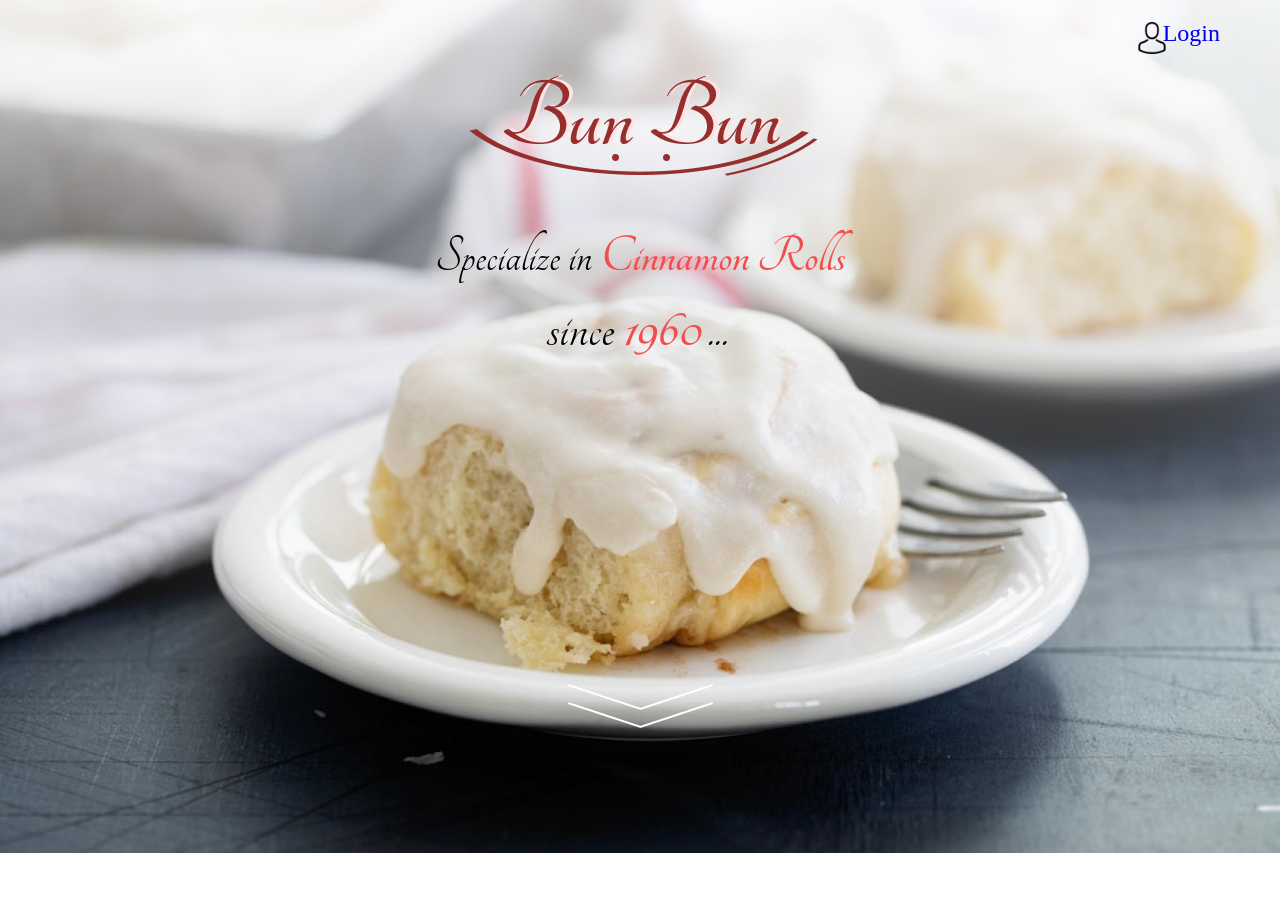
<file: website/index.html>
<!DOCTYPE html>
<html>
<head>
    <title>Bun Bun Home</title>
    <!-- styles -->
    <link rel="stylesheet" type="text/css" href="home.css">
    <!-- fonts -->
    <link href="https://fonts.googleapis.com/css?family=Tangerine" rel="stylesheet">
</head>

<body>
    <!-- title -->
    <div style="text-align:center;">
        <img src='Bun Bun.png' />
    </div>
    <!-- description -->
    <div class="T_54">
        <div class='T_54b'>Specialize in</div>
        <div class='T_54r'>Cinnamon Rolls</div>
    </div>
    <div class="T_64">
        <div class='T_64b'>since</div>
        <div class='T_64r'>1960</div>
        <div class='T_64b'>...</div>
    </div>
    <!-- home arrow -->
    <div class="homeArrow">
        <!-- link to product page -->
        <a href="product.html">
            <img src='arrow1.png' style="max-width: 150px;" />
        </a>
    </div>
    <!-- user login -->
    <div class="userLogin">
        <a href="order track.html">
            <img src='user.png' class="user" />
            <div class='login'>Login</div>
        </a>
    </div>
</body>

</html>
</file>
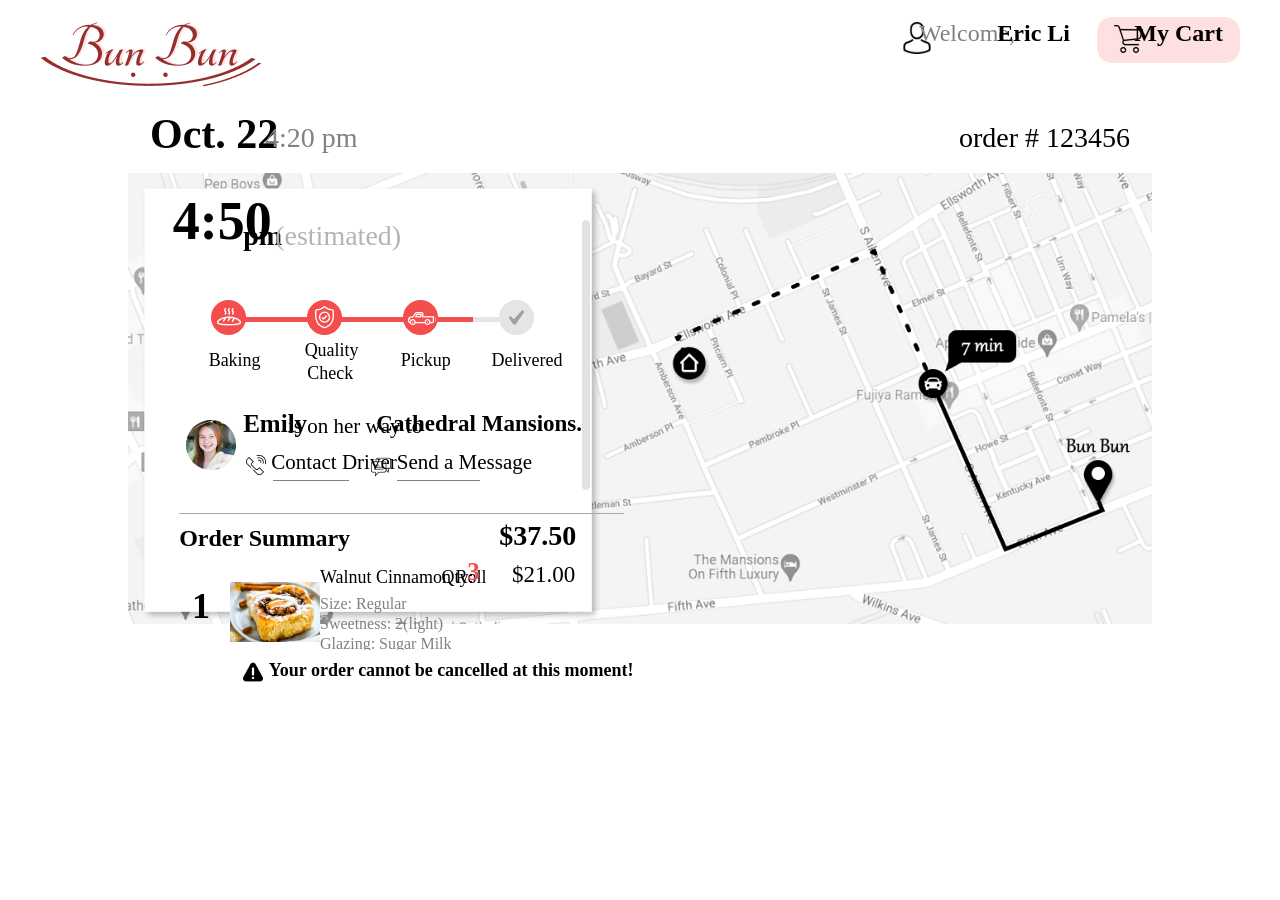
<file: website/order track.html>
<!DOCTYPE html>
<html>
<head>
    <title>Bun Bun Order Track</title>
    <!-- styles -->
    <link rel="stylesheet" type="text/css" href="order track.css">
    <!-- fonts -->
    <link href="https://fonts.googleapis.com/css?family=Tangerine" rel="stylesheet">
</head>

<body>
    <!-- home logo -->
    <div class="logo">
        <img src="Bun Bun_small.png" />
    </div>
    <!-- user account -->
    <div class="userLogin">
        <img src="user_black.png" />
        <div id="welcome">Welcome,</div>
        <div id="name">Eric Li</div>
    </div>
    <!-- my cart -->
    <div class="myCart">
        <img src="Rectangle1.png" id="rec1"/>
        <img src="Cart.svg" id="cart" />
        <div id="text1">My Cart</div>
    </div>
    <!-- order info -->
    <div class="orderInfo">
        <div id="orderDate">Oct. 22</div>
        <div id="orderTime">4:20 pm</div>
        <div id="orderNum">order # 123456</div>
    <!-- order tracking -->
    </div>
    <div class="orderMap">
        <img src="map.png">
    </div>
    <div class="orderBack">
        <img src="orderBack.png">
    </div>
    <div class="orderScroll">
        <img src="scroll.png">
    </div>
    <!-- order state -->
    <div class="orderState">
        <!-- arrival time -->
        <div id="arrivalTime">4:50</div>
        <div id="am_pm">pm</div>
        <div id="estimate_latest">(estimated)</div>
        <!-- progress bar -->
        <img src="baking.png" id="bakingPic">
        <img src="done.png" id="progress1">
        <img src="quality check.png" id="qualityCheckPic">
        <img src="done.png" id="progress2">
        <img src="pickup.png" id="pickupPic">
        <img src="in_progress.png" id="progress3">
        <img src="delivered.png" id="deliveredPic">
        <div id="baking">Baking</div>
        <div id="quality">Quality</div>
        <div id="check">Check</div>
        <div id="pickup">Pickup</div>
        <div id="delivered">Delivered</div>
        <!-- driver info -->
        <img src="driver.png" id="driverPic">
        <div id="driverName">Emily</div>
        <div id="driverState">is on her way to</div>
        <div id="address">Cathedral Mansions.</div>
        <img src="call.png" id="callIcon">
        <div id="call">Contact Driver</div>
        <img src="line3.png" id="line3">
        <img src="text.png" id="textIcon">
        <div id="text">Send a Message</div>
        <img src="line4.png" id="line4">
    </div>
    <div class="divisionLine">
        <img src="division line.png">
    </div>
    <!-- order summary -->
    <div class="orderSummary">
        <div id="orderSummary">Order Summary</div>
        <div id="totalCost">$37.50</div>
        <div id="itemNum">1</div>
        <img src="walnut2.jpg" id="itemPic">
        <div id="itemName">Walnut Cinnamon Roll</div>
        <div id="itemQty">Qty:</div>
        <div id="qty">3</div>
        <div id="itemCost">$21.00</div>
        <div id="itemSize">Size: Regular</div>
        <div id="itemSweet">Sweetness: 2(light)</div>
        <div id="itemGlazing">Glazing: Sugar Milk</div>
        <img src="Rectangle2.png" id="rec">
    </div>
    <!-- order notice -->
    <div class="orderNotice">
        <img src="warningSign.png">
        <div id="notice">Your order cannot be cancelled at this moment!</div>
    </div>
   


</body>

</html>
</file>
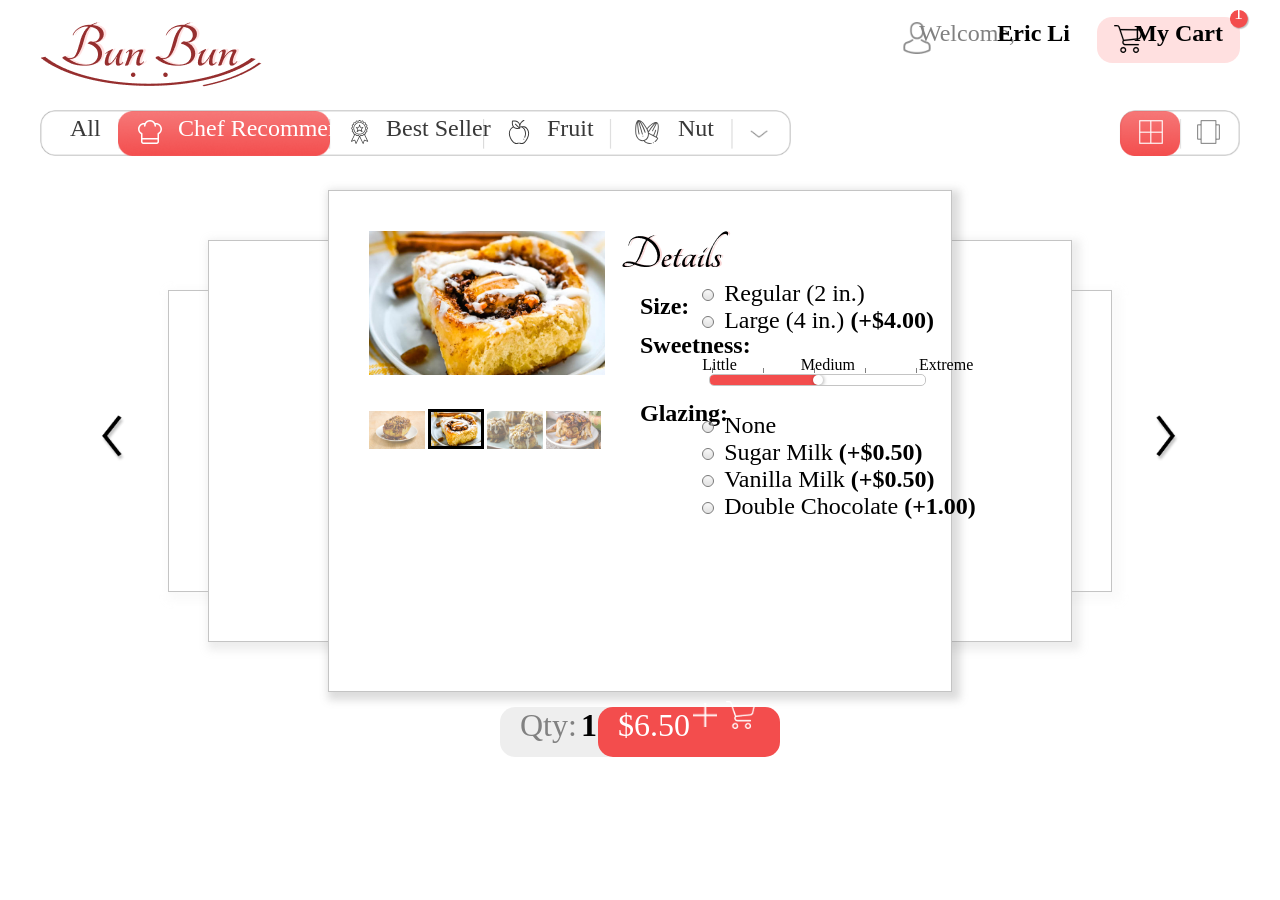
<file: website/product detail.html>
<!DOCTYPE html>
<html>
<head>
    <title>Bun Bun Product Detail</title>
    <!-- styles -->
    <link rel="stylesheet" type="text/css" href="product detail.css">
    <!-- fonts -->
    <link href="https://fonts.googleapis.com/css?family=Tangerine" rel="stylesheet">
    <!-- script -->
    <script type="text/javascript" src="product detail.js"></script>
</head>

<body>
    <!-- home logo -->
    <div class="logo">
        <img src="Bun Bun_small.png" />
    </div>
    <!-- user account -->
    <div class="userLogin">
        <img src="user_grey.png" />
        <div id="welcome">Welcome,</div>
        <div id="name">Eric Li</div>
    </div>
    <!-- my cart -->
    <div class="myCart" onclick="showMenu()">
        <img src="Rectangle1.svg" id="rec1">
        <img src="Cart.svg" id="cart" />
        <div id="text1">My Cart</div>
    </div>
    <div class="numItem">
        <img src="Circle1.png"/>
        <div id="numItem">1</div>
    </div>
    <!-- navigation bar -->
    <div class="navBar">
        <img src="navBar.png" id="rec2" />
        <img src="currBar.png" id="rec3" />
        <div class="all">All</div>
        <div class="chef">
            <img src="chef.svg" />
            <div id="text2">Chef Recommend</div>
        </div>
        <div class="best">
            <img src="best.svg" />
            <div id="text3">Best Seller</div>
        </div>
        <div class="fruit">
            <img src="fruit.svg" />
            <div id="text4">Fruit</div>
        </div>
        <div class="nut">
            <img src="nut.svg" />
            <div id="text5">Nut</div>
        </div>
        <div class="more">
            <img src="arrow2.png" />
        </div>
    </div>
    <!-- view mode -->
    <div class="viewMode">
        <img src="viewMode.png" id="rec4" />
        <img src="currMode.png" id="rec5" />
        <img src="gallery.svg" id="gallery" />
        <img src="album.svg" id="album" />
    </div>
    <!-- bottom page -->
    <div class="bottom"></div>
    <!-- middle page -->
    <div class="middle"></div>
    <!-- top page -->
    <div class="top1">
        <!-- item picture -->
        <img src="walnut.jpg" id="walnut1">
        <div class="photo">
            <img src="walnut1.jpg" id="photo1">
            <img src="walnut2.jpg" id="photo2">
            <img src="walnut3.jpg" id="photo3">
            <img src="walnut4.jpg" id="photo4">
        </div>
    </div>
    <div class="top2">
        <!-- item details -->
        <img src="details.png" id="details">
        <!-- size -->
        <div id="size">Size:</div>
        <div class="size">
            <input type="radio" id="regular" name="size" value="Regular" onclick="updatePrice(1)">
            <label for="regular">Regular (2 in.)</label><br>
            <input type="radio" id="large" name="size" value="Large" onclick="updatePrice(2)">
            <label for="large">Large (4 in.)</label>
            <div id="largeMon">(+$4.00)</div><br>
        </div>
        <!-- sweetness -->
        <div id="sweetness">Sweetness:</div>
        <div class="scaleLabel">
            <div id="little">Little</div>
            <div id="medium">Medium</div>
            <div id="extreme">Extreme</div>
            <div id="labelBar">
                <img src="labelBar.png">
                <img src="labelBar.png">
                <img src="labelBar.png">
                <img src="labelBar.png">
                <img src="labelBar.png">
            </div>
        <div class="scaleBar">
            <input type="range" min="1" max="5" id="sweetScale">
        </div>
        </div>
        <!-- glazing -->
        <div id="glazing">Glazing:</div>
        <div class="glazing">
            <input type="radio" id="none" name="glazing" value="None" onclick="updatePrice(3)">
            <label for="none">None</label><br>
            <input type="radio" id="sugar" name="glazing" value="Sugar" onclick="updatePrice(4)">
            <label for="sugar">Sugar Milk</label>
            <div id="sugarMon">(+$0.50)</div><br>
            <input type="radio" id="vanilla" name="glazing" value="Vanilla" onclick="updatePrice(5)">
            <label for="vanilla">Vanilla Milk</label>
            <div id="vanillaMon">(+$0.50)</div><br>
            <input type="radio" id="choco" name="glazing" value="Choco" onclick="updatePrice(6)">
            <label for="choco">Double Chocolate</label>
            <div id="chocoMon">(+1.00)</div><br>
        </div>
    </div>
    <!-- select quantity and add to cart -->
    <div class="quantity">
        <div id="qty">Qty:</div>
        <div id="num">1</div>
        <img src="arrow3.png" id="showQty">
    </div>
    <div class="addCart" onclick="add()">
        <div id="cost">$6.50</div>
        <img src="add.png" id="add">
        <img src="cart.png" id="cart">
    </div>
    <!-- turn page -->
    <div class="leftArrow"><img src="leftArrow.png"></div>
    <div class="rightArrow"><img src="rightArrow.png"></div>
     <!-- cart menu -->
    <div class='cartMenu'>
        <img id='menuBack' src='Rectangle3.png'>
        <div id="youHave">You have</div>
        <div id="numItem_old">1</div>
        <div id='items_old'>item</div>
        <div id="numItem_new">2</div>
        <div id='items_new'>items</div>
        <div id='dollar'>$</div>
        <div id='totalCost'>16.50</div>
        <img id="div1" src='line5.png'>
        <!-- item 1 -->
        <div class='item1'>
            <div id="num1">1</div>
            <img id="item1Pic" src='original2.jpg'>
            <div id='item1Name'>Original</div>
            <div id="item1Price">$5.50</div>
            <img id='item1Lab1' src="chef_tag.png">
            <img id='item1Lab2' src='best_tag.png'>
            <div id="item1Det">View Details</div>
            <img id='item1DetLine' src='line4.png'>
            <div id='item1Qty'>
                <div id='qtyText1'>Qty:</div>
                <div id='qty1'>3</div>
                <img src="downArrow.png">
            </div>
            <div id='item1Rem'>
                <div id="remText1">Remove</div>
            </div>
            <img id='div2' src="line5.png">
        </div>
        <!-- item 2 -->
        <div class='item2'>
            <div id="num2">2</div>
            <img id="item2Pic" src='walnut2.png'>
            <div id='item2Name'>Walnut</div>
            <div id="item2Price">$6.50</div>
            <img id='item2Lab1' src="chef_tag.png">
            <img id='item2Lab2' src='nut_tag.png'>
            <div id="item2Det">View Details</div>
            <img id='item2DetLine' src='line4.png'>
            <div id='item2Qty'>
                <div id='qtyText2'>Qty:</div>
                <div id='qty2'>1</div>
                <img src="downArrow.png">
            </div>
            <div id='item2Rem' onclick="remove()">
                <div id="remText2">Remove</div>
            </div>
            <img id='div3' src="line5.png">
        </div>
        <div id='checkout'>
            <img src="checkoutArrow.png">
            <div id="checkoutText">Checkout</div>
        </div>
    </div>


</body>

</html>
</file>
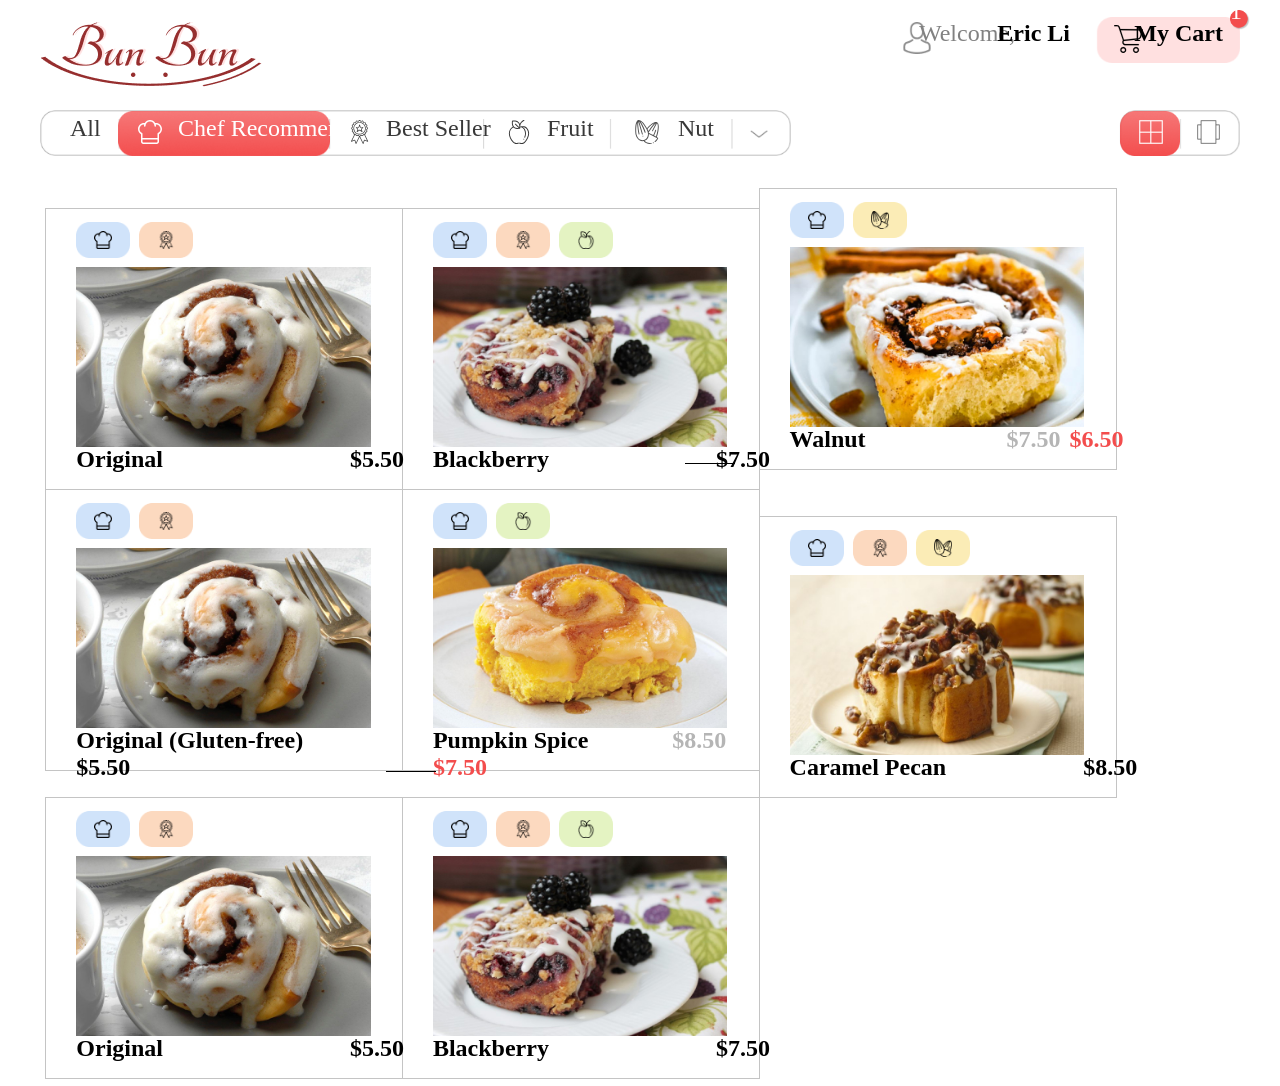
<file: website/product.html>
<!DOCTYPE html>
<html>
<head>
    <title>Bun Bun Product</title>
    <!-- styles -->
    <link rel="stylesheet" type="text/css" href="product.css">
    <!-- fonts -->
    <link href="https://fonts.googleapis.com/css?family=Tangerine" rel="stylesheet">
    <!-- script -->
    <script type="text/javascript" src="product.js"></script>
</head>

<body>
    <!-- items -->
    <div class="item">
        <div class="original">
            <img src="chef_tag.png" id="chef1">
            <img src="best_tag.png" id="best1">
            <img src="original.jpg" id="img1">
            <div id="name1">Original</div>
            <div id="price1">$5.50</div>
        </div>
        <div class="blackberry">
            <img src="chef_tag.png" id="chef2">
            <img src="best_tag.png" id="best2">
            <img src="fruit_tag.png" id="fruit1">
            <img src="blackberry.jpg" id="img2">
            <div id="name2">Blackberry</div>
            <div id="price2">$7.50</div>
        </div>
        <div class="walnut">
            <img src="chef_tag.png" id="chef3">
            <img src="nut_tag.png" id="nut1">
            <!-- link to product detail page -->
            <a href="product detail.html">
                <img src="walnut.jpg" id="img3">
            </a>
            <div id="name3">Walnut</div>
            <div id="oldPrice1">$7.50</div>
            <div id="price3">$6.50</div>
            <img src="line1.png" id="line1">
        </div>
        <div class="original_gf">
            <img src="chef_tag.png" id="chef4">
            <img src="best_tag.png" id="best3">
            <img src="original.jpg" id="img4">
            <div id="name4">Original (Gluten-free)</div>
            <div id="price4">$5.50</div>
        </div>
        <div class="pumpkin">
            <img src="chef_tag.png" id="chef5">
            <img src="fruit_tag.png" id="fruit2">
            <img src="pumpkin.jpg" id="img5">
            <div id="name5">Pumpkin Spice</div>
            <div id="oldPrice2">$8.50</div>
            <div id="price5">$7.50</div>
            <img src="line1.png" id="line2">
        </div>
        <div class="caramel">
            <img src="chef_tag.png" id="chef6">
            <img src="best_tag.png" id="best3">
            <img src="nut_tag.png" id="nut2">
            <img src="caramel.jpg" id="img6">
            <div id="name6">Caramel Pecan</div>
            <div id="price6">$8.50</div>
        </div>
        <div class="original">
            <img src="chef_tag.png" id="chef1">
            <img src="best_tag.png" id="best1">
            <img src="original.jpg" id="img1">
            <div id="name1">Original</div>
            <div id="price1">$5.50</div>
        </div>
        <div class="blackberry">
            <img src="chef_tag.png" id="chef2">
            <img src="best_tag.png" id="best2">
            <img src="fruit_tag.png" id="fruit1">
            <img src="blackberry.jpg" id="img2">
            <div id="name2">Blackberry</div>
            <div id="price2">$7.50</div>
        </div>
    </div>
    <div class="white"></div>
    <!-- home logo -->
    <div class="logo">
        <img src="Bun Bun_small.png" />
    </div>
    <!-- user account -->
    <div class="userLogin">
        <img src="user_grey.png" />
        <div id="welcome">Welcome,</div>
        <div id="name">Eric Li</div>
    </div>
    <!-- my cart -->
    <div class="myCart" onclick="showMenu()">
        <img src="Rectangle1.png" id="rec1"/>
        <img src="Cart.svg" id="cart" />
        <div id="text1">My Cart</div>
    </div>
    <div class="numItem">
        <img src="Circle1.png"/>
        <div id="numItem">1</div>
    </div>
    <!-- navigation bar -->
    <div class="navBar">
        <img src="navBar.png" id="rec2" />
        <img src="currBar.png" id="rec3" />
        <div class="all">All</div>
        <div class="chef">
            <img src="chef.svg" />
            <div id="text2">Chef Recommend</div>
        </div>
        <div class="best">
            <img src="best.svg" />
            <div id="text3">Best Seller</div>
        </div>
        <div class="fruit">
            <img src="fruit.svg" />
            <div id="text4">Fruit</div>
        </div>
        <div class="nut">
            <img src="nut.svg" />
            <div id="text5">Nut</div>
        </div>
        <div class="more">
            <img src="arrow2.png" />
        </div>
    </div>
    <!-- view mode -->
    <div class="viewMode">
        <img src="viewMode.png" id="rec4" />
        <img src="currMode.png" id="rec5" />
        <img src="gallery.svg" id="gallery" />
        <img src="album.svg" id="album" />
    </div>
    <!-- cart menu -->
    <div class='cartMenu'>
        <img id='menuBack' src='Rectangle3.png'>
        <div id="youHave">You have</div>
        <div id="numItem">1</div>
        <div id='items'>item</div>
        <div id='dollar'>$</div>
        <div id='totalCost'>16.50</div>
        <img id="div1" src='line5.png'>
        <!-- item 1 -->
        <div class='item1'>
            <div id="num1">1</div>
            <img id="item1Pic" src='original2.jpg'>
            <div id='item1Name'>Original</div>
            <div id="item1Price">$5.50</div>
            <img id='item1Lab1' src="chef_tag.png">
            <img id='item1Lab2' src='best_tag.png'>
            <div id="item1Det">View Details</div>
            <img id='item1DetLine' src='line4.png'>
            <div id='item1Qty'>
                <div id='qtyText1'>Qty:</div>
                <div id='qty1'>3</div>
                <img src="downArrow.png">
            </div>
            <div id='item1Rem'>
                <div id="remText1">Remove</div>
            </div>
            <img id='div2' src="line5.png">
        </div>
        <div id='checkout'>
            <img src="checkoutArrow.png">
            <div id="checkoutText">Checkout</div>
        </div>
    </div>

</body>

</html>
</file>
<file: website/home.css>
body{
    background-image: url('Home Page.jpg');
    height: 100%;
    background-repeat: no-repeat;
    background-size: cover;
}

.T_54{
    text-align: center;
    margin-top: 40px;
}

.T_54b {
    font-family: 'Tangerine';
    font-size: 54px;
    margin-right: 5px;
}

.T_54r {
    font-family: 'Tangerine';
    font-weight: bold;
    font-size: 54px;
    color: #F34D4D;
}

.T_54b,.T_54r {
    display: inline;
}

.T_64{
    text-align: center;
    margin-top: 10px;
}

.T_64b {
    font-family: 'Tangerine';
    font-size: 64px;
    margin-right: 5px;
}

.T_64r {
    font-family: 'Tangerine';
    font-weight: bold;
    font-size: 64px;
    color: #F34D4D;
}

.T_64b,.T_64r {
    display: inline;
}

.homeArrow{
    margin-top: 320px;
    text-align: center;
}


.user{
    max-height: 32px;
    position: absolute;
    top: 22px;
    right: 112px;
}

.login{
    font-family: 'Gabriola';
    font-size: 24px;
    position: absolute;
    top: 20px;
    right: 60px;
}
</file>
<file: website/order track.css>
/* home logo */

.logo img{
	position: fixed;
	top: -20px;
	left: 20px;
}

/* user account */

.userLogin img{
	max-height: 32px;
	position: fixed;
	top: 22px;
	right: 347px;
}

.userLogin #welcome {
	font-family: 'Gabriola';
    font-size: 24px;
    color: #818181;
    position: fixed;
    top: 20px;
    right: 265px;
}

.userLogin #name {
	font-family: 'Gabriola';
    font-size: 24px;
    font-weight: bold;
    position: fixed;
    top: 20px;
    right: 210px;
}

/* my cart */

.myCart #rec1{
	max-height: 46px;
	position: fixed;
	top: 17px;
	right: 40px;
}

.myCart #cart{
	max-height: 28px;
	position: fixed;
	top: 25px;
	right: 137px;
}

.myCart #text1{
	font-family: 'Gabriola';
    font-size: 24px;
    font-weight: bold;
    position: fixed;
    top: 20px;
    right: 57px;
}

/* order info */

.orderInfo #orderDate{
	font-family: 'Gabriola';
    font-size: 42px;
    font-weight: bold;
    position: absolute;
    top: 110px;
    left: 150px;
}

.orderInfo #orderTime{
	font-family: 'Gabriola';
    font-size: 28px;
    color: #818181;
    position: absolute;
    top: 122px;
    left: 265px;
}

.orderInfo #orderNum{
	font-family: 'Gabriola';
    font-size: 28px;
    position: absolute;
    top: 122px;
    right: 150px;
}

/* order tracking */

.orderMap img{
	position: absolute;
	top: 173px;
	left: 10%;
	width: 80%;
}

.orderBack img{
	position: absolute;
	top: 185px;
	left: 11%;
	width: 36%;
}

.orderScroll img{
	position: absolute;
	top: 220px;
	left: 45.5%;
	height: 30%;
}

/* order state */

/* arrival time */

.orderState #arrivalTime{
	font-family: 'Gabriola';
    font-size: 54px;
    font-weight: bold;
    position: absolute;
    top: 190px;
    left: 13.5%;
}

.orderState #am_pm{
	font-family: 'Gabriola';
    font-size: 28px;
    font-weight: bold;
    position: absolute;
    top: 220px;
    left: 19%;
}

.orderState #estimate_latest{
	font-family: 'Gabriola';
    font-size: 28px;
    color: #B4B4B4;
    position: absolute;
    top: 220px;
    left: 21.5%;
}

/* progress bar */

.orderState #bakingPic{
	position: absolute;
	top: 300px;
	left: 16.5%;
}

.orderState #progress1{
	position: absolute;
	top: 317px;
	left: 19%;
}

.orderState #qualityCheckPic{
	position: absolute;
	top: 300px;
	left: 24%;
}

.orderState #progress2{
	position: absolute;
	top: 317px;
	left: 26.5%;
}

.orderState #pickupPic{
	position: absolute;
	top: 300px;
	left: 31.5%;
}

.orderState #progress3{
	position: absolute;
	top: 317px;
	left: 34%;
}

.orderState #deliveredPic{
	position: absolute;
	top: 300px;
	left: 39%;
}

.orderState #baking{
	font-family: 'Gabriola';
    font-size: 18px;
    position: absolute;
    top: 350px;
    left: 16.3%;
}

.orderState #quality{
	font-family: 'Gabriola';
    font-size: 18px;
    position: absolute;
    top: 340px;
    left: 23.8%;
}

.orderState #check{
	font-family: 'Gabriola';
    font-size: 18px;
    position: absolute;
    top: 363px;
    left: 24%;
}

.orderState #pickup{
	font-family: 'Gabriola';
    font-size: 18px;
    position: absolute;
    top: 350px;
    left: 31.3%;
}

.orderState #delivered{
	font-family: 'Gabriola';
    font-size: 18px;
    position: absolute;
    top: 350px;
    left: 38.4%;
}

/* driver info */

.orderState #driverPic{
	position: absolute;
	top: 420px;
	left: 14.5%;
}

.orderState #driverName{
	font-family: 'Gabriola';
    font-size: 25px;
    font-weight: bold;
    position: absolute;
    top: 410px;
    left: 19%;
}

.orderState #driverState{
	font-family: 'Gabriola';
    font-size: 21px;
    position: absolute;
    top: 413.5px;
    left: 22.5%;
}

.orderState #address{
	font-family: 'Gabriola';
    font-size: 23px;
    font-weight: bold;
    position: absolute;
    top: 411px;
    left: 29.4%;
}

.orderState #callIcon{
	position: absolute;
	top: 455px;
	left: 19.2%;
}

.orderState #call{
	font-family: 'Gabriola';
    font-size: 21px;
    position: absolute;
    top: 450px;
    left: 21.2%;
}

.orderState #line3{
	position: absolute;
	top: 480px;
	left: 21.3%;
	width: 6%;
}

.orderState #textIcon{
	position: absolute;
	top: 457px;
	left: 29%;
}

.orderState #text{
	font-family: 'Gabriola';
    font-size: 21px;
    position: absolute;
    top: 450px;
    left: 31%;
}

.orderState #line4{
	position: absolute;
	top: 480px;
	left: 31%;
	width: 6.5%;
}

.divisionLine{
	position: absolute;
	top: 500px;
	left: 14%;
	width: 31%;
}

/* order summary */

.orderSummary #orderSummary{
	font-family: 'Gabriola';
    font-size: 24px;
    font-weight: bold;
    position: absolute;
    top: 525px;
    left: 14%;
}

.orderSummary #totalCost{
	font-family: 'Gabriola';
    font-size: 28px;
    font-weight: bold;
    position: absolute;
    top: 520px;
    left: 39%;
}

.orderSummary #itemNum{
	font-family: 'Gabriola';
    font-size: 36px;
    font-weight: bold;
    position: absolute;
    top: 585px;
    left: 15%;
}

.orderSummary #itemPic{
	position: absolute;
	top: 582px;
	left: 18%;
}

.orderSummary #itemName{
	font-family: 'Gabriola';
    font-size: 18px;
	position: absolute;
	top: 567px;
	left: 25%;
}

.orderSummary #itemQty{
	font-family: 'Gabriola';
    font-size: 18px;
	position: absolute;
	top: 567px;
	left: 34.5%;
}

.orderSummary #qty{
	font-family: 'Gabriola';
    font-size: 25px;
    font-weight: bold;
    color: #F34D4D;
	position: absolute;
	top: 558px;
	left: 36.5%;
}

.orderSummary #itemCost{
	font-family: 'Gabriola';
    font-size: 23px;
	position: absolute;
	top: 562px;
	left: 40%;
}

.orderSummary #itemSize{
	font-family: 'Gabriola';
    font-size: 16px;
    color: #818181;
	position: absolute;
	top: 595px;
	left: 25%;
}

.orderSummary #itemSweet{
	font-family: 'Gabriola';
    font-size: 16px;
    color: #818181;
	position: absolute;
	top: 615px;
	left: 25%;
}

.orderSummary #itemGlazing{
	font-family: 'Gabriola';
    font-size: 16px;
    color: #818181;
	position: absolute;
	top: 635px;
	left: 25%;
}

.orderSummary #rec{
	position: absolute;
	top: 650px;
	left: 12%;
	width: 32%;
}

/* order notice */

.orderNotice img{
	position: absolute;
	top: 662px;
	left: 19%;
}

.orderNotice #notice{
	font-family: 'Gabriola';
    font-size: 18px;
    font-weight: bold;
	position: absolute;
	top: 660px;
	left: 21%;
}
</file>
<file: website/product detail.css>
/* home logo */

.logo img{
	position: fixed;
	top: -20px;
	left: 20px;
}

/* user account */

.userLogin img{
	max-height: 32px;
	position: fixed;
	top: 22px;
	right: 347px;
}

.userLogin #welcome {
	font-family: 'Gabriola';
    font-size: 24px;
    color: #818181;
    position: fixed;
    top: 20px;
    right: 265px;
}

.userLogin #name {
	font-family: 'Gabriola';
    font-size: 24px;
    font-weight: bold;
    position: fixed;
    top: 20px;
    right: 210px;
}

/* my cart */


.myCart #rec1{
	max-height: 46px;
	position: fixed;
	top: 17px;
	right: 40px;
}

.myCart #rec1:hover, .myCart #rec1:active{
	max-height: 46px;
	position: fixed;
	top: 17px;
	right: 40px;
	box-shadow: 0px 4px 4px rgba(0, 0, 0, 0.25);
	border-radius: 15px;
	cursor: pointer;
}

.myCart #cart{
	max-height: 28px;
	position: fixed;
	top: 25px;
	right: 137px;
}


.myCart #text1{
	font-family: 'Gabriola';
    font-size: 24px;
    font-weight: bold;
    position: fixed;
    top: 20px;
    right: 57px;
}

.numItem img{
	max-height: 20px;
	position: fixed;
	top: 10px;
	right: 30px;
}

.numItem #numItem{
	font-family: 'Gabriola';
  font-size: 18px;
  color: #FFFFFF;
  position: fixed;
  top: 3px;
	right: 37px;
}

/* cart menu */

.cartMenu{
	display: none;
}

.cartMenu #menuBack{
	position: fixed;
	right: 26px;
	top: 58px;
	height: 500px;
}

.cartMenu #youHave{
	font-family: 'Gabriola';
  font-size: 18px;
  color: #818181;
  position: fixed;
  top: 85px;
	right: 250px;
}

.cartMenu #numItem_new{
	display: none;
	font-family: 'Gabriola';
  font-size: 24px;
  position: fixed;
  top: 78.5px;
	right: 237px;
}

.cartMenu #items_new{
	display: none;
	font-family: 'Gabriola';
  font-size: 24px;
  position: fixed;
  top: 78.5px;
	right: 193px;
}

.cartMenu #numItem_old{
	font-family: 'Gabriola';
  font-size: 24px;
  font-weight: bold;
  position: fixed;
  top: 78.5px;
	right: 237px;
}

.cartMenu #items_old{
	font-family: 'Gabriola';
  font-size: 24px;
  position: fixed;
  top: 78.5px;
	right: 198px;
}

.cartMenu #dollar{
	font-family: 'Gabriola';
  font-size: 28px;
  font-weight: bold;
  position: fixed;
  top: 75px;
	right: 105px;
}

.cartMenu #totalCost{
	font-family: 'Gabriola';
  font-size: 28px;
  font-weight: bold;
  position: fixed;
  top: 73px;
	right: 55px;
}

.cartMenu #div1{
	width: 240px;
	position: fixed;
  top: 115px;
	right: 55px;
}

.item1 #num1{
	font-family: 'Gabriola';
  font-size: 28px;
  font-weight: bold;
  position: fixed;
  top: 145px;
	right: 290px;
}

.item1 #item1Pic{
	width: 100px;
	position: fixed;
  top: 135px;
	right: 175px;
}

.item1 #item1Name{
	font-family: 'Gabriola';
  font-size: 18px;
  font-weight: bold;
  position: fixed;
  top: 125px;
	right: 118px;
}

.item1 #item1Price{
	font-family: 'Gabriola';
  font-size: 18px;
  position: fixed;
  top: 147px;
	right: 135px;
}

.item1 #item1Lab1{
	width: 30px;
	position: fixed;
  top: 180px;
	right: 135px;
}

.item1 #item1Lab2{
	width: 30px;
	position: fixed;
  top: 180px;
	right: 100px;
}

.item1 #item1Det{
	font-family: 'Gabriola';
  font-size: 18px;
  color: #818181;
  position: fixed;
  top: 205px;
	right: 95px;
}

.item1 #item1DetLine{
	width: 70px;
	position: fixed;
  top: 225px;
	right: 93px;
}

.item1 #item1Qty{
	background-color: #EEEEEE;
	border-radius: 15px;
	width: 90px;
	height: 40px;
	position: fixed;
	top: 240px;
	right: 155px;
}

.item1 #item1Qty #qtyText1{
	font-family: 'Gabriola';
  font-size: 21px;
  color: #818181;
  position: relative;
  top: 2px;
	left: 13px;
}

.item1 #item1Qty #qty1{
	font-family: 'Gabriola';
  font-size: 21px;
  font-weight: bold;
  position: relative;
  top: -35px;
	left: 43px;
}

.item1 #item1Qty img{
	width: 12px;
	position: relative;
  top: -65px;
	left: 63px;
}

.item1 #item1Rem{
	background-color: #2D2D2D;
	border-radius: 15px;
	width: 90px;
	height: 40px;
	position: fixed;
	top: 240px;
	right: 57px;
}

.item1 #item1Rem #remText1{
	font-family: 'Gabriola';
  font-size: 21px;
  color: #FFFFFF;
	text-align: center;
	margin-top: 3px;
}

.cartMenu #div2{
	width: 240px;
	position: fixed;
  top: 295px;
	right: 55px;
}

.item2{
	display: none;
}

.item2 #num2{
	font-family: 'Gabriola';
  font-size: 28px;
  font-weight: bold;
  position: fixed;
  top: 325px;
	right: 288px;
}

.item2 #item2Pic{
	width: 100px;
	position: fixed;
  top: 315px;
	right: 175px;
}

.item2 #item2Name{
	font-family: 'Gabriola';
  font-size: 18px;
  font-weight: bold;
  position: fixed;
  top: 305px;
	right: 122px;
}

.item2 #item2Price{
	font-family: 'Gabriola';
  font-size: 18px;
  position: fixed;
  top: 327px;
	right: 135px;
}

.item2 #item2Lab1{
	width: 30px;
	position: fixed;
  top: 360px;
	right: 135px;
}

.item2 #item2Lab2{
	width: 30px;
	position: fixed;
  top: 360px;
	right: 100px;
}

.item2 #item2Det{
	font-family: 'Gabriola';
  font-size: 18px;
  color: #818181;
  position: fixed;
  top: 385px;
	right: 95px;
}

.item2 #item2DetLine{
	width: 70px;
	position: fixed;
  top: 405px;
	right: 93px;
}

.item2 #item2Qty{
	background-color: #EEEEEE;
	border-radius: 15px;
	width: 90px;
	height: 40px;
	position: fixed;
	top: 420px;
	right: 155px;
}

.item2 #item2Qty #qtyText2{
	font-family: 'Gabriola';
  font-size: 21px;
  color: #818181;
  position: relative;
  top: 2px;
	left: 13px;
}

.item2 #item2Qty #qty2{
	font-family: 'Gabriola';
  font-size: 21px;
  font-weight: bold;
  position: relative;
  top: -32px;
	left: 43px;
}

.item2 #item2Qty img{
	width: 12px;
	position: relative;
  top: -65px;
	left: 63px;
}

.item2 #item2Rem{
	background-color: #2D2D2D;
	border-radius: 15px;
	width: 90px;
	height: 40px;
	position: fixed;
	top: 420px;
	right: 57px;
	cursor: pointer;
}

.item2 #item2Rem: hover, .item2 #item2Rem: active{
	background-color: #2D2D2D;
	border-radius: 15px;
	width: 90px;
	height: 40px;
	position: fixed;
	top: 420px;
	right: 57px;
	cursor: pointer;
	box-shadow: 0px 4px 4px rgba(0, 0, 0, 0.5);
}

.item2 #item2Rem #remText2{
	font-family: 'Gabriola';
  font-size: 21px;
  color: #FFFFFF;
	text-align: center;
	margin-top: 3px;
}

.cartMenu #div3{
	width: 240px;
	position: fixed;
  top: 475px;
	right: 55px;
}

.cartMenu #checkout{
	background-color: #F34D4D;
	border-radius: 15px;
	width: 120px;
	height: 40px;
	position: fixed;
	top: 490px;
	right: 57px;
}

.cartMenu #checkout img{
	width: 20px;
	position: relative;
	top: 10px;
	left: 12px;
}

.cartMenu #checkout #checkoutText{
	font-family: 'Gabriola';
  font-size: 21px;
  color: #FFFFFF;
	position: relative;
	top: -18px;
	left: 45px;
}

/* navigation bar */

.navBar #rec2{
	max-height: 46px;
	position: fixed;
	top: 110px;
	left: 40px;
}

.navBar #rec3{
	max-height: 46px;
	width: 212px;
	position: fixed;
	top: 111px;
	left: 118px;
}

.all{
	font-family: 'Gabriola';
    font-size: 24px;
    color: #383838;
    position: fixed;
    top: 115px;
    left: 70px;
}

.chef img{
	max-height: 24px;
	position: fixed;
    top: 120px;
    left: 138px;

}

.chef #text2{
	font-family: 'Gabriola';
    font-size: 24px;
    color: #FFFFFF;
    position: fixed;
    top: 115px;
    left: 178px;

}

.best img{
	max-height: 24px;
	position: fixed;
    top: 120px;
    left: 351px;

}

.best #text3{
	font-family: 'Gabriola';
    font-size: 24px;
    color: #383838;
    position: fixed;
    top: 115px;
    left: 386px;

}

.fruit img{
	max-height: 24px;
	position: fixed;
    top: 120px;
    left: 507px;

}

.fruit #text4{
	font-family: 'Gabriola';
    font-size: 24px;
    color: #383838;
    position: fixed;
    top: 115px;
    left: 547px;

}

.nut img{
	max-height: 24px;
	position: fixed;
    top: 120px;
    left: 635px;

}

.nut #text5{
	font-family: 'Gabriola';
    font-size: 24px;
    color: #383838;
    position: fixed;
    top: 115px;
    left: 678px;

}

.more img{
	max-width: 18px;
	position: fixed;
    top: 130px;
    left: 750px;
}

.viewMode #rec4{
	max-height: 46px;
	position: fixed;
	top: 110px;
	right: 40px;
}

/* view mode */

.viewMode #rec5{
	max-height: 45px;
	position: fixed;
	top: 111px;
	right: 100px;

}

.viewMode #gallery{
	max-height: 24px;
	position: fixed;
	top: 120px;
	right: 117px;
}

.viewMode #album{
	max-height: 24px;
	position: fixed;
	top: 120px;
	right: 60px;
}

/* bottom page */

.bottom{
	margin-left: 160px;
	margin-right: 160px;
	margin-top: 290px;
	height: 300px;
	border: 1px solid #C4C4C4;
	box-shadow: 4px 4px 8px 4px rgba(235, 235, 235, 0.25);
}

/* middle page */

.middle{
	margin-left: 200px;
	margin-right: 200px;
	margin-top: -352px;
	height: 400px;
	border: 1px solid #C4C4C4;
	background-color: white;
	box-shadow: 4px 4px 8px 4px rgba(184, 184, 184, 0.25);
}

/* top page */

/* item picture */

.top1{
	margin-left: 320px;
	margin-right: 320px;
	margin-top: -452px;
	height: 500px;
	border: 1px solid #C4C4C4;
	background-color: white;
	box-shadow: 4px 4px 8px 4px rgba(116, 116, 116, 0.25);
}

.top1 #walnut1{
	width: 38%;
	margin-top: 40px;
	margin-left: 40px;
}

.photo{
	margin-left: 40px;
	margin-top: 30px;
}

.photo #photo1, .photo #photo2, .photo #photo3, .photo #photo4{
	width: 9.6%;
	display: inline-block;
	margin-right: -1px;
}

.photo #photo2{
	border: 3.6px solid;
	box-sizing: border-box;
}

/* item details */

.top2{
	margin-left: 320px;
	margin-right: 320px;
	margin-top: -502px;
	height: 500px;
	border: 1px solid #C4C4C4;
	background-color: white;
}

.top2 #details{
	position: relative;
	top: 40px;
	left: 47%;
}

/* size */

.top2 #size{
	font-family: 'Gabriola';
    font-size: 24px;
    position: relative;
    font-weight: bold;
    left: 50%;
    top: 50px;
}

.size{
	position: relative;
	left: 60%;
	top: 10px;
	font-family: 'Gabriola';
	font-size: 24px;
}

input[type=radio]{
  /* hide original inputs */
  visibility: hidden;
  position: absolute;
}

input[type=radio] + label{
  cursor:pointer;
}
input[type=radio] + label:before{
  height:10px;
  margin-right: 4px;
  content: " ";
  display:inline-block;
  vertical-align: baseline;
  transition: 0.3s;
  border:1px solid #777;
  border-radius:12px;
  box-shadow: inset 0 -5px 6px #e4e4e4;
  transition: 0.3s;
}

/* CUSTOM RADIO AND CHECKBOX STYLES */
/* DEFAULT */
input[type=radio] + label:before{
  border-radius:50%;
  width:10px;
  margin-right: 10px;
}

/* CHECKED */
input[type=radio]:checked + label:before{
  box-shadow: inset 0 -1px 3px #F34D4D, inset 0 0 1px #222, inset 0 0 0 3.5px #F34D4D;
}

@media screen and (-webkit-min-device-pixel-ratio:0) {
    input[type='range'] {
      overflow: hidden;
      -webkit-appearance: none;
      background-color: white;
      border: 1px solid #C4C4C4;
	  height: 10px;
	  border-radius: 5px;
	  width: 20px;
    }
    
    input[type='range']::-webkit-slider-runnable-track {
      -webkit-appearance: none;
      background-color: white;
      height: 10px;
      border-radius: 5px;
    }
    
    input[type='range']::-webkit-slider-thumb {
      width: 10px;
      -webkit-appearance: none;
      height: 10px;
      border-radius: 10px;
      margin-top: 0px;
      cursor: pointer;
      background: #FFFFFF;
      box-shadow: 0.5px 0.5px 4px rgba(0, 0, 0, 0.4),-200px 0 0 195px #F34D4D;
    }
}


.size #regular, .size #large{
    margin-top: 12px;
}

.size #largeMon{
	font-family: 'Gabriola';
    font-size: 24px;
    font-weight: bold;
}

.size #large, .size #largeMon{
	display: inline;
}

/* sweetness */

.top2 #sweetness{
	font-family: 'Gabriola';
    font-size: 24px;
    position: relative;
    font-weight: bold;
    left: 50%;
    top: 8px;
}

.scaleLabel{
	position: relative;
	left: 60%;
	top: 5px;
}

.scaleLabel #little, .scaleLabel #medium, .scaleLabel #extreme{
	font-family: 'Gabriola';
    font-size: 16px;
    display: inline;
    margin-right: 60px;
}

.scaleLabel #labelBar{
	position: relative;
	left: 10px;
	top: -15px;
}

.scaleLabel #labelBar img{
	margin-right: 46px;
}

.scaleBar #sweetScale{
	position: relative;
	left: 5px;
	top: -20px;
	width: 215px;
}

/* glazing */

.top2 #glazing{
	font-family: 'Gabriola';
    font-size: 24px;
    position: relative;
    font-weight: bold;
    left: 50%;
    top: -5px;
}

.glazing{
	position: relative;
	left: 60%;
	top: -20px;
	font-family: 'Gabriola';
    font-size: 24px;
}


.glazing #none{
	margin-bottom: 15px;
}


.glazing #sugarMon, .glazing #vanillaMon, .glazing #chocoMon{
	font-family: 'Gabriola';
    font-size: 24px;
    font-weight: bold;

}

.glazing #sugar, .glazing #sugarMon{
	display: inline;
}

.glazing #vanilla, .glazing #vanillaMon{
	display: inline;
}

.glazing #choco, .glazing #chocoMon{
	display: inline;
}

/* select quantity */

.quantity{
	width: 137px;
	height: 50px;
	background-color: #EEEEEE;
	border-radius: 15px;
	margin-right: 10px;
	position: absolute;
	margin-top: 15px;
	left: 500px;
}

.quantity #qty{
	font-family: 'Gabriola';
    font-size: 32px;
    color: #818181;
    position: relative;
    margin-left: 20px;
}

.quantity #num{
	font-family: 'Gabriola';
    font-size: 32px;
    font-weight: bold;

}

.quantity #showQty{
	max-width: 18px;
	position: relative;
	left: 15px;
	bottom: 2px;
}

.quantity #qty, .quantity #num{
	display: inline;
}

/* add to cart */

.addCart{
	width: 182px;
	height: 50px;
	background-color: #F34D4D;
	border-radius: 15px;
	position: absolute;
	margin-top: 15px;
	right: 500px;
	cursor: pointer;
}

.addCart:hover{
	width: 182px;
	height: 50px;
	background-color: #F34D4D;
	border-radius: 15px;
	position: absolute;
	margin-top: 15px;
	right: 500px;
	cursor: pointer;
	box-shadow: 0px 4px 4px rgba(0, 0, 0, 0.25);
}

.addCart #cost{
	font-family: 'Gabriola';
    font-size: 32px;
    color: #FFFFFF;
    position: relative;
    margin-left: 20px;
}

.addCart #add{
	max-height: 24px;
	position: relative;
	left: 95px;
	top: -45px;
}

.addCart #cart{
	max-height: 28px;
	position: relative;
	left: 100px;
	top: -43px;
}

.leftArrow img{
	max-height: 48px;
	position: absolute;
	top: 415px;
	left: 100px;
}

.rightArrow img{
	max-height: 48px;
	position: absolute;
	top: 415px;
	right: 100px;
}
</file>
<file: website/product.css>
.white{
	background-color: white;
	position: fixed;
	top: 0px;
	left: 0px;
	width: 100%;
	height: 180px;
}

/* home logo */

.logo img{
	position: fixed;
	top: -20px;
	left: 20px;
}

/* user account */

.userLogin img{
	max-height: 32px;
	position: fixed;
	top: 22px;
	right: 347px;
}

.userLogin #welcome {
	font-family: 'Gabriola';
    font-size: 24px;
    color: #818181;
    position: fixed;
    top: 20px;
    right: 265px;
}

.userLogin #name {
	font-family: 'Gabriola';
    font-size: 24px;
    font-weight: bold;
    position: fixed;
    top: 20px;
    right: 210px;
}

/* my cart */

.myCart #rec1{
	max-height: 46px;
	position: fixed;
	top: 17px;
	right: 40px;
}

.myCart #rec1:hover, .myCart #rec1:active{
	max-height: 46px;
	position: fixed;
	top: 17px;
	right: 40px;
	box-shadow: 0px 4px 4px rgba(0, 0, 0, 0.25);
	border-radius: 15px;
	cursor: pointer;
}

.myCart #cart{
	max-height: 28px;
	position: fixed;
	top: 25px;
	right: 137px;
}

.myCart #text1{
	font-family: 'Gabriola';
    font-size: 24px;
    font-weight: bold;
    position: fixed;
    top: 20px;
    right: 57px;
}

.numItem img{
	max-height: 20px;
	position: fixed;
	top: 10px;
	right: 30px;

}

.numItem #numItem{
	font-family: 'Gabriola';
    font-size: 24px;
    color: #FFFFFF;
    position: fixed;
    top: -2px;
	right: 38px;
}

.navBar #rec2{
	max-height: 46px;
	position: fixed;
	top: 110px;
	left: 40px;
}

/* navigation bar */

.navBar #rec3{
	max-height: 46px;
	width: 212px;
	position: fixed;
	top: 111px;
	left: 118px;
}

.all{
	font-family: 'Gabriola';
    font-size: 24px;
    color: #383838;
    position: fixed;
    top: 115px;
    left: 70px;
}

.chef img{
	max-height: 24px;
	position: fixed;
    top: 120px;
    left: 138px;

}

.chef #text2{
	font-family: 'Gabriola';
    font-size: 24px;
    color: #FFFFFF;
    position: fixed;
    top: 115px;
    left: 178px;

}

.best img{
	max-height: 24px;
	position: fixed;
    top: 120px;
    left: 351px;

}

.best #text3{
	font-family: 'Gabriola';
    font-size: 24px;
    color: #383838;
    position: fixed;
    top: 115px;
    left: 386px;

}

.fruit img{
	max-height: 24px;
	position: fixed;
    top: 120px;
    left: 507px;

}

.fruit #text4{
	font-family: 'Gabriola';
    font-size: 24px;
    color: #383838;
    position: fixed;
    top: 115px;
    left: 547px;

}

.nut img{
	max-height: 24px;
	position: fixed;
    top: 120px;
    left: 635px;

}

.nut #text5{
	font-family: 'Gabriola';
    font-size: 24px;
    color: #383838;
    position: fixed;
    top: 115px;
    left: 678px;

}

.more img{
	max-width: 18px;
	position: fixed;
    top: 130px;
    left: 750px;
}

/* view mode */

.viewMode #rec4{
	max-height: 46px;
	position: fixed;
	top: 110px;
	right: 40px;
}

.viewMode #rec5{
	max-height: 45px;
	position: fixed;
	top: 111px;
	right: 100px;

}

.viewMode #gallery{
	max-height: 24px;
	position: fixed;
	top: 120px;
	right: 117px;
}

.viewMode #album{
	max-height: 24px;
	position: fixed;
	top: 120px;
	right: 60px;
}

/* items */

.item{
	margin-left: 40px;
	margin-top: 188px;
}


.original, .blackberry, .walnut, .original_gf, .pumpkin, .caramel {
	width: 356px;
	height: 280px;
	border: 1px solid #C4C4C4;
	display: inline-block;
	margin-left: -2.7px;
	margin-right: -2.7px;
	margin-top: -0.5px;
	margin-bottom: -0.5px;
}

.original #chef1{
	max-height: 36px;
	margin-right: 5px;
}

.original #best1{
	max-height: 36px;
}

.original #chef1, .original #best1{
	display: inline;
	position: relative;
	top: 13px;
	left: 30px;

}

.original #img1{
	height: 180px;
	position: relative;
	top: 18px;
	left: 30px;

}

.original #name1{
	font-family: 'Gabriola';
    font-size: 24px;
    font-weight: bold;
    margin-right: 183px;
}

.original #price1{
	font-family: 'Gabriola';
    font-size: 24px;
    font-weight: bold;

}

.original #name1, .original #price1{
	display: inline;
	position: relative;
	top: 13px;
	left: 30px;
}

.blackberry #chef2, .blackberry #best2{
	max-height: 36px;
	margin-right: 5px;
}

.blackberry #fruit1{
	max-height: 36px;
}

.blackberry #chef2, .blackberry #best2, .blackberry #fruit1{
	display: inline;
	position: relative;
	top: 13px;
	left: 30px;

}

.blackberry #img2{
	height: 180px;
	position: relative;
	top: 18px;
	left: 30px;

}

.blackberry #name2{
	font-family: 'Gabriola';
    font-size: 24px;
    font-weight: bold;
    margin-right: 163px;
}

.blackberry #price2{
	font-family: 'Gabriola';
    font-size: 24px;
    font-weight: bold;

}

.blackberry #name2, .blackberry #price2{
	display: inline;
	position: relative;
	top: 13px;
	left: 30px;
}


.walnut #chef3{
	max-height: 36px;
	margin-right: 5px;
}

.walnut #nut1{
	max-height: 36px;
}

.walnut #chef3, .walnut #nut1{
	display: inline;
	position: relative;
	top: 13px;
	left: 30px;
}

.walnut #img3{
	height: 180px;
	position: relative;
	top: 18px;
	left: 30px;
}

.walnut #img3:hover, .walnut #img3:active{
	height: 180px;
	position: relative;
	top: 18px;
	left: 30px;
	filter: brightness(40%);
}

.walnut #name3{
	font-family: 'Gabriola';
    font-size: 24px;
    font-weight: bold;
    margin-right: 137px;
}

.walnut #oldPrice1{
	font-family: 'Gabriola';
    font-size: 24px;
    font-weight: bold;
    color: #B5B5B5;
    margin-right: 5px;
}

.walnut #price3{
	font-family: 'Gabriola';
    font-size: 24px;
    font-weight: bold;
    color: #F34D4D;

}

.walnut #name3, .walnut #oldPrice1, .walnut #price3{
	display: inline;
	position: relative;
	top: 13px;
	left: 30px;
}

.walnut #line1{
	width: 50px;
	position: relative;
	top: 10px;
	left: -75px;
}

.original_gf #chef4{
	max-height: 36px;
	margin-right: 5px;
}

.original_gf #best3{
	max-height: 36px;
}

.original_gf #chef4, .original_gf #best3{
	display: inline;
	position: relative;
	top: 13px;
	left: 30px;

}

.original_gf #img4{
	height: 180px;
	position: relative;
	top: 18px;
	left: 30px;

}

.original_gf #name4{
	font-family: 'Gabriola';
    font-size: 24px;
    font-weight: bold;
    margin-right: 78px;
}

.original_gf #price4{
	font-family: 'Gabriola';
    font-size: 24px;
    font-weight: bold;

}

.original_gf #name4, .original_gf #price4{
	display: inline;
	position: relative;
	top: 13px;
	left: 30px;
}

.pumpkin #chef5{
	max-height: 36px;
	margin-right: 5px;
}

.pumpkin #fruit2{
	max-height: 36px;
}

.pumpkin #chef5, .pumpkin #fruit2{
	display: inline;
	position: relative;
	top: 13px;
	left: 30px;

}

.pumpkin #img5{
	height: 180px;
	position: relative;
	top: 18px;
	left: 30px;

}

.pumpkin #name5{
	font-family: 'Gabriola';
    font-size: 24px;
    font-weight: bold;
    margin-right: 80px;
}

.pumpkin #oldPrice2{
	font-family: 'Gabriola';
    font-size: 24px;
    font-weight: bold;
    color: #B5B5B5;
    margin-right: 5px;
}

.pumpkin #price5{
	font-family: 'Gabriola';
    font-size: 24px;
    font-weight: bold;
    color: #F34D4D;

}

.pumpkin #name5, .pumpkin #oldPrice2, .pumpkin #price5{
	display: inline;
	position: relative;
	top: 13px;
	left: 30px;
}

.pumpkin #line2{
	width: 50px;
	position: relative;
	top: 10px;
	left: -75px;
}

.caramel #chef6, .caramel #best3{
	max-height: 36px;
	margin-right: 5px;
}

.caramel #nut2{
	max-height: 36px;
}

.caramel #chef6, .caramel #best3, .caramel #nut2{
	display: inline;
	position: relative;
	top: 13px;
	left: 30px;

}

.caramel #img6{
	height: 180px;
	position: relative;
	top: 18px;
	left: 30px;

}

.caramel #name6{
	font-family: 'Gabriola';
    font-size: 24px;
    font-weight: bold;
    margin-right: 133px;
}

.caramel #price6{
	font-family: 'Gabriola';
    font-size: 24px;
    font-weight: bold;

}

.caramel #name6, .caramel #price6{
	display: inline;
	position: relative;
	top: 13px;
	left: 30px;
}

/* cart menu */
.cartMenu {
	display: none;
}

.cartMenu #menuBack{
	position: fixed;
	right: 26px;
	top: 58px;
	height: 500px;
}

.cartMenu #youHave{
	font-family: 'Gabriola';
  font-size: 18px;
  color: #818181;
  position: fixed;
  top: 85px;
	right: 250px;
}

.cartMenu #numItem{
	font-family: 'Gabriola';
  font-size: 24px;
  font-weight: bold;
  position: fixed;
  top: 78.5px;
	right: 237px;
}

.cartMenu #items{
	font-family: 'Gabriola';
  font-size: 24px;
  position: fixed;
  top: 78.5px;
	right: 198px;
}

.cartMenu #dollar{
	font-family: 'Gabriola';
  font-size: 28px;
  font-weight: bold;
  position: fixed;
  top: 75px;
	right: 105px;
}

.cartMenu #totalCost{
	font-family: 'Gabriola';
  font-size: 28px;
  font-weight: bold;
  position: fixed;
  top: 73px;
	right: 55px;
}

.cartMenu #div1{
	width: 240px;
	position: fixed;
  top: 115px;
	right: 55px;
}

.item1 #num1{
	font-family: 'Gabriola';
  font-size: 28px;
  font-weight: bold;
  position: fixed;
  top: 145px;
	right: 290px;
}

.item1 #item1Pic{
	width: 100px;
	position: fixed;
  top: 135px;
	right: 175px;
}

.item1 #item1Name{
	font-family: 'Gabriola';
  font-size: 18px;
  font-weight: bold;
  position: fixed;
  top: 125px;
	right: 118px;
}

.item1 #item1Price{
	font-family: 'Gabriola';
  font-size: 18px;
  position: fixed;
  top: 147px;
	right: 135px;
}

.item1 #item1Lab1{
	width: 30px;
	position: fixed;
  top: 180px;
	right: 135px;
}

.item1 #item1Lab2{
	width: 30px;
	position: fixed;
  top: 180px;
	right: 100px;
}

.item1 #item1Det{
	font-family: 'Gabriola';
  font-size: 18px;
  color: #818181;
  position: fixed;
  top: 205px;
	right: 95px;
}

.item1 #item1DetLine{
	width: 70px;
	position: fixed;
  top: 225px;
	right: 93px;
}

.item1 #item1Qty{
	background-color: #EEEEEE;
	border-radius: 15px;
	width: 90px;
	height: 40px;
	position: fixed;
	top: 240px;
	right: 155px;
}

.item1 #item1Qty #qtyText1{
	font-family: 'Gabriola';
  font-size: 21px;
  color: #818181;
  position: relative;
  top: 2px;
	left: 13px;
}

.item1 #item1Qty #qty1{
	font-family: 'Gabriola';
  font-size: 21px;
  font-weight: bold;
  position: relative;
  top: -35px;
	left: 43px;
}

.item1 #item1Qty img{
	width: 12px;
	position: relative;
  top: -65px;
	left: 63px;
}

.item1 #item1Rem{
	background-color: #2D2D2D;
	border-radius: 15px;
	width: 90px;
	height: 40px;
	position: fixed;
	top: 240px;
	right: 57px;
}

.item1 #item1Rem #remText1{
	font-family: 'Gabriola';
  font-size: 21px;
  color: #FFFFFF;
	text-align: center;
	margin-top: 3px;
}

.cartMenu #div2{
	width: 240px;
	position: fixed;
  top: 295px;
	right: 55px;
}


.cartMenu #checkout{
	background-color: #F34D4D;
	border-radius: 15px;
	width: 120px;
	height: 40px;
	position: fixed;
	top: 490px;
	right: 57px;
}

.cartMenu #checkout img{
	width: 20px;
	position: relative;
	top: 10px;
	left: 12px;
}

.cartMenu #checkout #checkoutText{
	font-family: 'Gabriola';
  font-size: 21px;
  color: #FFFFFF;
	position: relative;
	top: -18px;
	left: 45px;
}
</file>
